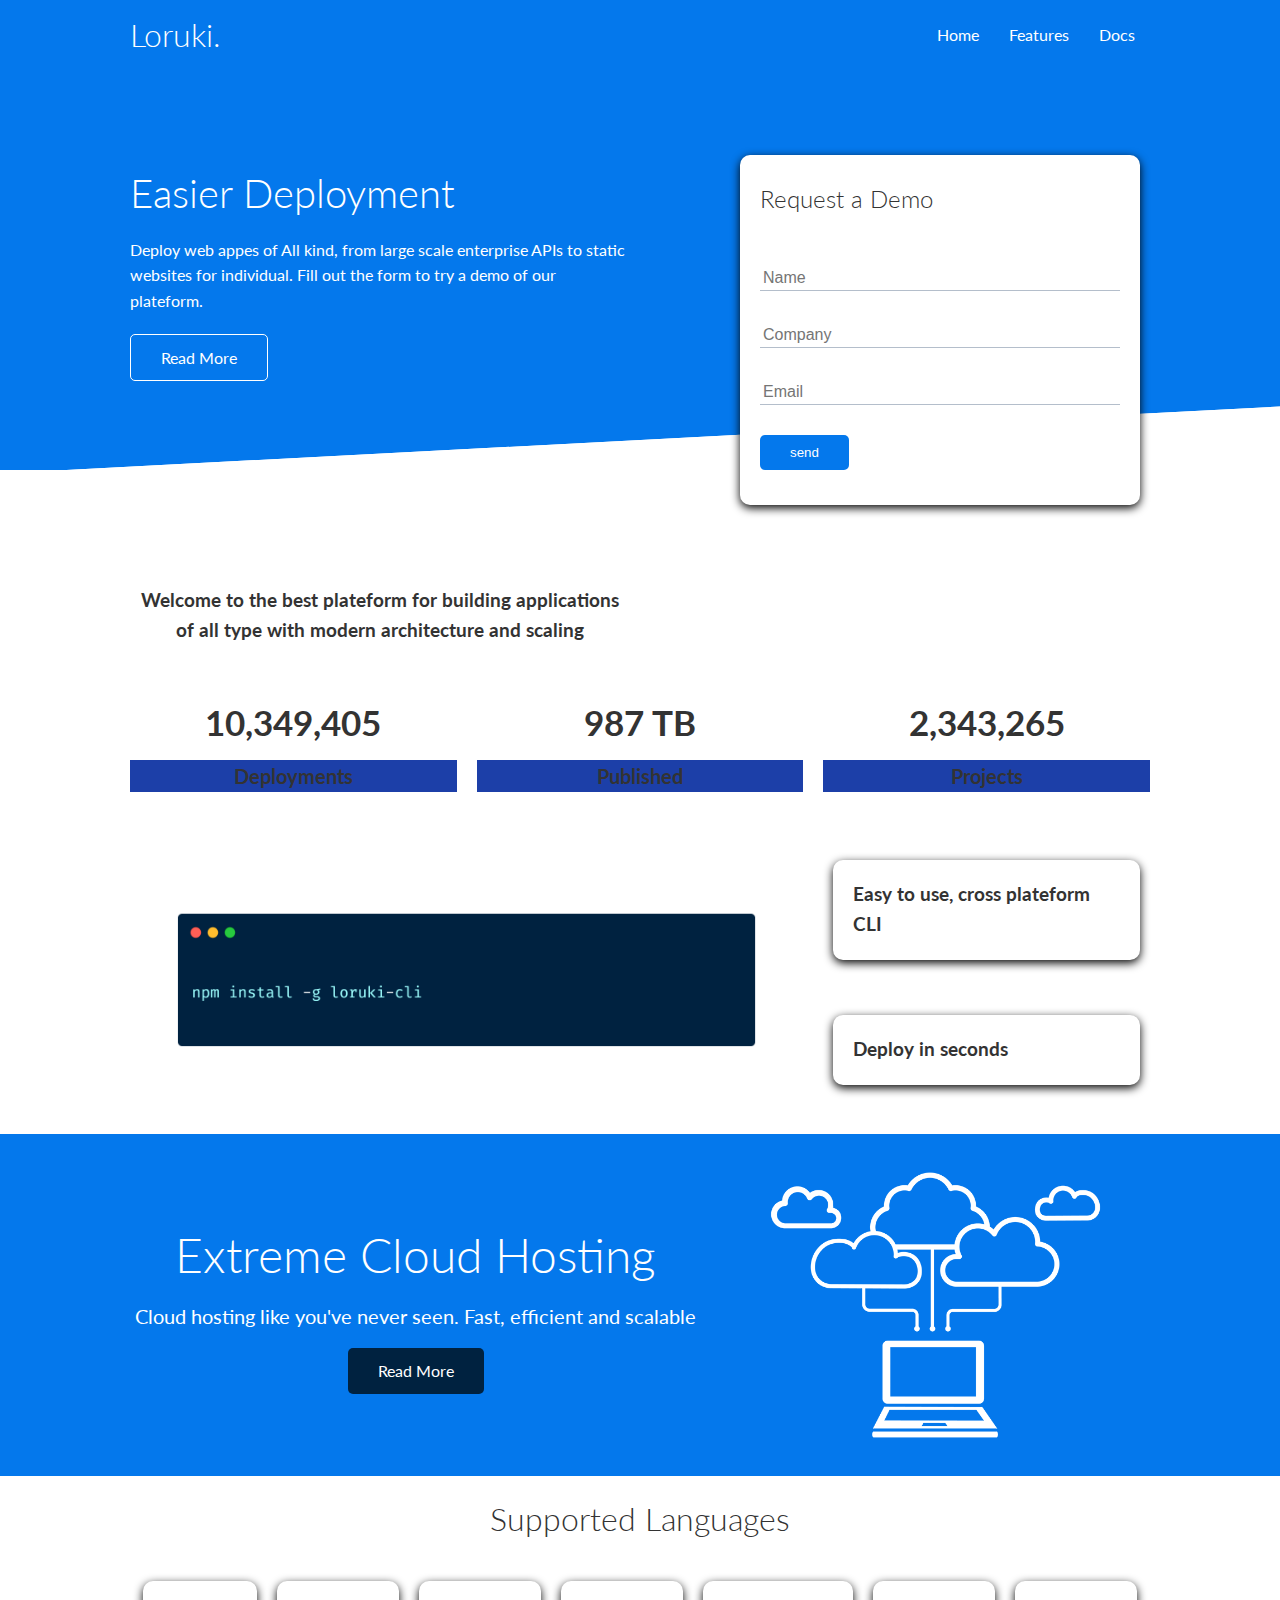
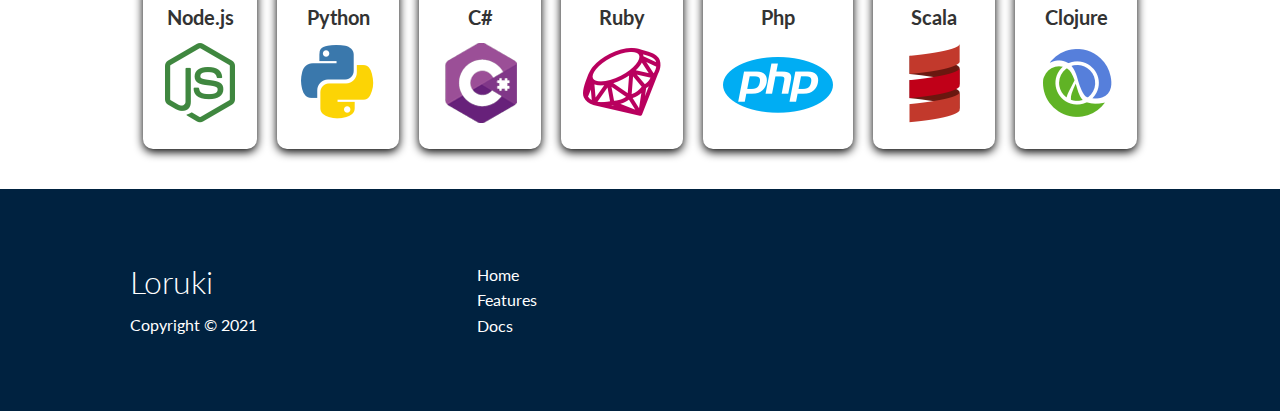
<file: index.html>
<!DOCTYPE html>
<html lang="en">
<head>
    <meta charset="UTF-8">
    <meta http-equiv="X-UA-Compatible" content="IE=edge">
    <meta name="viewport" content="width=device-width, initial-scale=1.0">
    <link rel="stylesheet" href="style.css">
    <link rel="stylesheet" href="utilities.css">
    <link rel="stylesheet" href="https://cdnjs.cloudflare.com/ajax/libs/font-awesome/5.15.2/css/all.min.css" integrity="sha512-HK5fgLBL+xu6dm/Ii3z4xhlSUyZgTT9tuc/hSrtw6uzJOvgRr2a9jyxxT1ely+B+xFAmJKVSTbpM/CuL7qxO8w==" crossorigin="anonymous" />
    <title>Loruki | Cloud Hosting for Everyone</title>
</head>
<body>
    <!-- Nav-bar -->
   <div class="navbar">
       <div class="container flex">
           <h1 class="logo">Loruki.</h1>
           <nav>
               <ul>
                   <li><a href="index.html">Home</a></li>
                   <li><a href="features.html">Features</a></li>
                   <li><a href="docs.html">Docs</a></li>
                </ul>
           </nav>
       </div>
   </div>

   <!-- Showcase -->

   <section class="showcase">  
        <div class="container grid">
            <div class="showcase-text">
                <h1>Easier Deployment</h1>
                <p>Deploy web appes of All kind, from large scale enterprise APIs to static websites for individual.
                    Fill out the form to try a demo of our plateform.
                </p>
                <a href="features.html" class="btn btn-outline">Read More</a>
            </div>

            <div class="showcase-form card">
                <h2>Request a Demo</h2>
                <form name="contact" method="POST" netlify-honeypot="bot-field" data-netlify="true">
                    <input type="hidden" name="form-name" value="contact">
                    <p class="hidden">
                        <label>Don't fill this out if you're human: <input name="bot-field"></label>
                    </p>
                    <div class="form-control">
                        <input type="text" name="name" placeholder="Name" required>
                    </div>
                    <div class="form-control">
                        <input type="text" name="company" placeholder="Company" required>
                    </div>
                    <div class="form-control">
                        <input type="email" name="email" placeholder="Email" required>
                    </div>
                    <input type="submit" value="send" class="btn btn-primary">
                </form>
            </div>
        </div>
   </section>

   <!-- Stats -->
   <section class="stats">
       <div class="container">
           <h3 class="stats-heading text-center my-1">
                Welcome to the best plateform for building applications of all type with modern architecture and scaling
            </h3>

            <div class="grid grid-3 text-center my-4">
                <div>
                    <i class="fas fa-server fa-3x"></i>
                        <h3>10,349,405</h3>
                        <p class="text-secondary">Deployments</p>
                    </i>
                </div>
                <div>
                    <i class="fas fa-upload fa-3x"></i>
                        <h3>987 TB</h3>
                        <p class="text-secondary">Published</p>
                </div>
                <div>
                    <i class="fas fa-project-diagram fa-3x"> </i>
                        <h3>2,343,265</h3>
                        <p class="text-secondary">Projects</p>
                </div>
            </div>
       </div>
   </section>

   <section class="cli">
        <div class="container grid">
            <img src="./images/cli.png" alt="">
            <div class="card">
                <h3>Easy to use, cross plateform CLI</h3>
            </div>
            <div class="card">
                <h3>Deploy in seconds</h3>
            </div>
        </div>
   </section>

   <!-- Cloud -->
   <section class="cloud bg-primary my-2 py-2">
       <div class="container grid">
           <div class="text-center">
               <h2 class="lg">Extreme Cloud Hosting</h2>
               <p class="lead my-1">Cloud hosting like you've never seen. Fast, efficient and scalable</p>
               <a href="features.html" class="btn btn-dark">Read More</a>
           </div>
           <img src="/images/cloud.png" alt="">
       </div>
   </section>

   <!-- Languages -->
   <section class="languages">
       <h2 class="md text-center my-2">
           Supported Languages
       </h2>
       <div class="container flex">
           <div class="card">
               <h4>Node.js</h4>
               <img src="/images/logos/node.png" alt="">
           </div>
           <div class="card">
               <h4>Python</h4>
               <img src="/images/logos/python.png" alt="">
           </div>
           <div class="card">
               <h4>C#</h4>
               <img src="/images/logos/csharp.png" alt="">
           </div>
           <div class="card">
               <h4>Ruby</h4>
               <img src="/images/logos/ruby.png" alt="">
           </div>
           <div class="card">
               <h4>Php</h4>
               <img src="/images/logos/php.png" alt="">
           </div>
           <div class="card">
               <h4>Scala</h4>
               <img src="/images/logos/scala.png" alt="">
           </div>
           <div class="card">
               <h4>Clojure</h4>
               <img src="/images/logos/clojure.png" alt="">
           </div>
       </div>
   </section>

   <!-- Footer -->
   <footer class="footer bg-dark py-5">
        <div class="container grid grid-3">
            <div>
                <h1>Loruki</h1>
                <p>Copyright &copy; 2021</p>
            </div>
            <nav>
                <ul>
                    <li><a href="index.html">Home</a></li>
                    <li><a href="features.html">Features</a></li>
                    <li><a href="docs.html">Docs</a></li>
                </ul>
            </nav>

            <div class="socail">
                <a href="#"><i class="fab fa-github fa-2x"></i></a>
                <a href="#"><i class="fab fa-facebook fa-2x"></i></a>
                <a href="#"><i class="fab fa-instagram fa-2x"></i></a>
                <a href="#"><i class="fab fa-twitter fa-2x"></i></a>
            </div>
        </div>
   </footer>
</body>
</html>
</file>
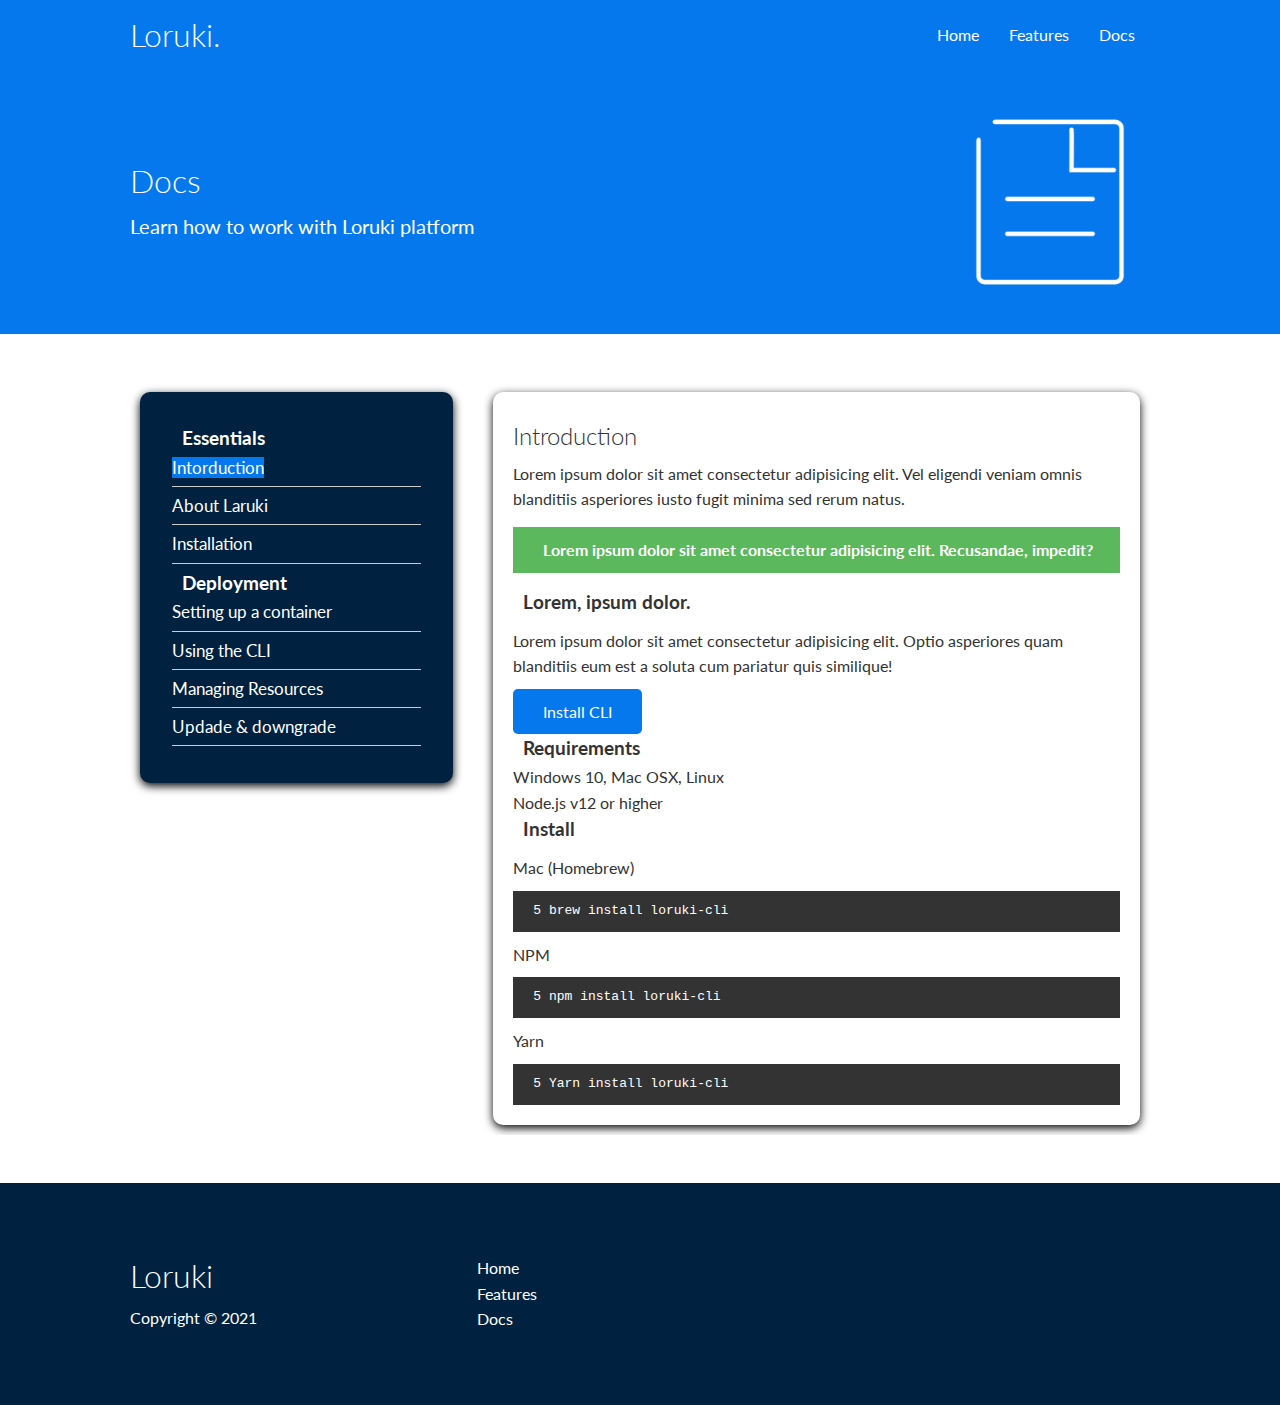
<file: docs.html>
<!DOCTYPE html>
<html lang="en">
<head>
    <meta charset="UTF-8">
    <meta http-equiv="X-UA-Compatible" content="IE=edge">
    <meta name="viewport" content="width=device-width, initial-scale=1.0">
    <link rel="stylesheet" href="style.css">
    <link rel="stylesheet" href="utilities.css">
    <link rel="stylesheet" href="https://cdnjs.cloudflare.com/ajax/libs/font-awesome/5.15.2/css/all.min.css" integrity="sha512-HK5fgLBL+xu6dm/Ii3z4xhlSUyZgTT9tuc/hSrtw6uzJOvgRr2a9jyxxT1ely+B+xFAmJKVSTbpM/CuL7qxO8w==" crossorigin="anonymous" />
    <title>Loruki | Cloud Hosting for Everyone</title>
</head>
<body>
    <!-- Nav-bar -->
   <div class="navbar">
       <div class="container flex">
           <h1 class="logo">Loruki.</h1>
           <nav>
               <ul>
                <li><a href="index.html">Home</a></li>
                <li><a href="features.html">Features</a></li>
                <li><a href="docs.html">Docs</a></li>
                </ul>
           </nav>
       </div>
   </div>

   <!-- Head -->
   <section class="docs-head bg-primary py-3">
       <div class="container grid">
           <div>
               <h1 class="xl">Docs</h1>
               <p class="lead">
                   Learn how to work with Loruki platform
               </p>
           </div>
           <img src="/images/docs.png" alt="">
       </div>
   </section>

   <!-- Docs Main -->
   <section class="docs-main my-4">
       <div class="container grid">
            <div class="card bg-dark p-3">
                <h3 class="my-2">Essentials</h3>
                <nav>
                    <ul>
                        <li><a class="text-primary" href="#">Intorduction</a></li>
                        <li><a href="#">About Laruki</a></li>
                        <li><a href="#">Installation</a></li>
                    </ul>
                </nav>
                <h3 class="my-2">Deployment</h3>
                <nav>
                    <ul>
                        <li><a href="#">Setting up a container</a></li>
                        <li><a href="#">Using the CLI</a></li>
                        <li><a href="#">Managing Resources</a></li>
                        <li><a href="#">Updade & downgrade</a></li>
                    </ul>
                </nav>
            </div>

            <div class="card">
                <h2>Introduction</h2>
                <p>Lorem ipsum dolor sit amet consectetur adipisicing elit. Vel eligendi veniam omnis blanditiis asperiores iusto fugit minima sed rerum natus.</p>
                <div class="alert alert-success">
                    <i class="fas fa-info"></i>
                    Lorem ipsum dolor sit amet consectetur adipisicing elit. Recusandae, impedit?
                </div>

                <h3>Lorem, ipsum dolor.</h3>
                <p>Lorem ipsum dolor sit amet consectetur adipisicing elit. Optio asperiores quam blanditiis eum est a soluta cum pariatur quis similique!</p>
                <a href="" class="btn btn-primary">Install CLI</a>

                <h3>Requirements</h3>
                <ul>
                    <li>Windows 10, Mac OSX, Linux</li>
                    <li>Node.js v12 or higher</li>
                </ul>

                <h3>Install</h3>
                <p>Mac (Homebrew)</p>
                <pre><code>5 brew install loruki-cli</code></pre>
                <p>NPM</p>
                <pre><code>5 npm install loruki-cli</code></pre>
                <p>Yarn</p>
                <pre><code>5 Yarn install loruki-cli</code></pre>


            </div>
       </div>
   </section>

   <!-- Footer -->
   <footer class="footer bg-dark py-5">
        <div class="container grid grid-3">
            <div>
                <h1>Loruki</h1>
                <p>Copyright &copy; 2021</p>
            </div>
            <nav>
                <ul>
                    <li><a href="index.html">Home</a></li>
                   <li><a href="features.html">Features</a></li>
                   <li><a href="docs.html">Docs</a></li>
                </ul>
            </nav>

            <div class="socail">
                <a href="#"><i class="fab fa-github fa-2x"></i></a>
                <a href="#"><i class="fab fa-facebook fa-2x"></i></a>
                <a href="#"><i class="fab fa-instagram fa-2x"></i></a>
                <a href="#"><i class="fab fa-twitter fa-2x"></i></a>
            </div>
        </div>
   </footer>
</body>
</html>
</file>
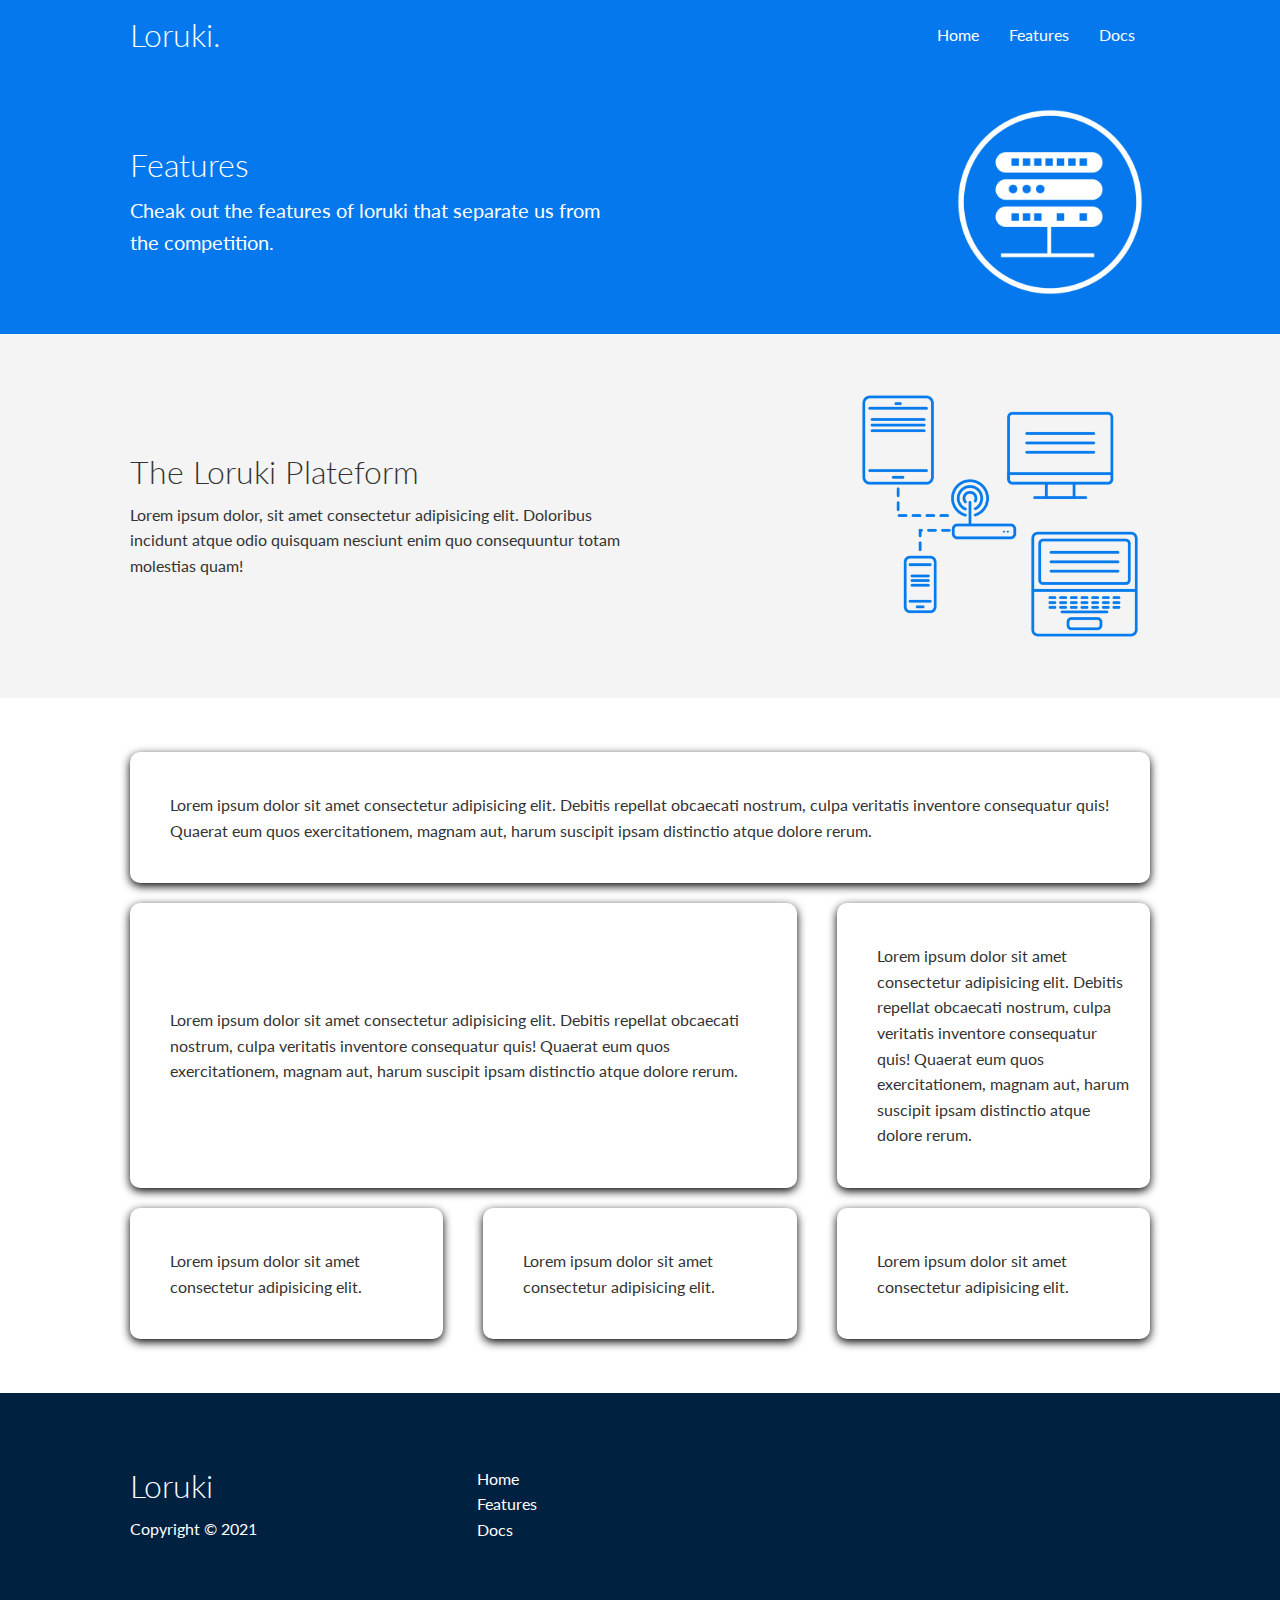
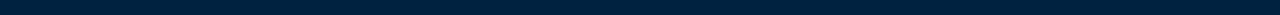
<file: features.html>
<!DOCTYPE html>
<html lang="en">
<head>
    <meta charset="UTF-8">
    <meta http-equiv="X-UA-Compatible" content="IE=edge">
    <meta name="viewport" content="width=device-width, initial-scale=1.0">
    <link rel="stylesheet" href="style.css">
    <link rel="stylesheet" href="utilities.css">
    <link rel="stylesheet" href="https://cdnjs.cloudflare.com/ajax/libs/font-awesome/5.15.2/css/all.min.css" integrity="sha512-HK5fgLBL+xu6dm/Ii3z4xhlSUyZgTT9tuc/hSrtw6uzJOvgRr2a9jyxxT1ely+B+xFAmJKVSTbpM/CuL7qxO8w==" crossorigin="anonymous" />
    <title>Loruki | Cloud Hosting for Everyone</title>
</head>
<body>
    <!-- Nav-bar -->
   <div class="navbar">
       <div class="container flex">
           <h1 class="logo">Loruki.</h1>
           <nav>
               <ul>
                <li><a href="index.html">Home</a></li>
                <li><a href="features.html">Features</a></li>
                <li><a href="docs.html">Docs</a></li>
                </ul>
           </nav>
       </div>
   </div>

   <!-- Head -->
   <section class="features-head bg-primary py-3">
       <div class="container grid">
           <div>
               <h1 class="xl">Features</h1>
               <p class="lead">
                   Cheak out the features of loruki that separate us from the competition.
               </p>
           </div>
           <img src="/images/server.png" alt="">
       </div>
   </section>

   <!-- Sub-Head -->
   <div class="section features-sub-head bg-light py-3">
    <div class="container grid">
        <div>
            <h1 class="ml">The Loruki Plateform</h1>
            <p>
                Lorem ipsum dolor, sit amet consectetur adipisicing elit. Doloribus incidunt atque odio quisquam nesciunt enim quo consequuntur totam molestias quam!
            </p>
        </div>
        <img src="/images/server2.png" alt="">
    </div>
   </div>

   <section class="features-main my-2">
        <div class="container grid grid-3">
            <div class="card flex">
                <i class="fas fa-server fa-3x"></i>
                <p>Lorem ipsum dolor sit amet consectetur adipisicing elit. Debitis repellat obcaecati nostrum, culpa veritatis inventore consequatur quis! Quaerat eum quos exercitationem, magnam aut, harum suscipit ipsam distinctio atque dolore rerum.</p>
            </div>
            <div class="card flex">
                <i class="fas fa-network-wired fa-3x"></i>
                <p>Lorem ipsum dolor sit amet consectetur adipisicing elit. Debitis repellat obcaecati nostrum, culpa veritatis inventore consequatur quis! Quaerat eum quos exercitationem, magnam aut, harum suscipit ipsam distinctio atque dolore rerum.</p>
            </div>
            <div class="card flex">
                <i class="fas fa-laptop-code fa-3x"></i>
                <p>Lorem ipsum dolor sit amet consectetur adipisicing elit. Debitis repellat obcaecati nostrum, culpa veritatis inventore consequatur quis! Quaerat eum quos exercitationem, magnam aut, harum suscipit ipsam distinctio atque dolore rerum.</p>
            </div>
            <div class="card flex">
                <i class="fas fa-database fa-3x"></i>
                <p>Lorem ipsum dolor sit amet consectetur adipisicing elit. </p>
            </div>
            <div class="card flex">
                <i class="fas fa-power-off fa-3x"></i>
                <p>Lorem ipsum dolor sit amet consectetur adipisicing elit. </p>
            </div>
            <div class="card flex">
                <i class="fas fa-upload fa-3x"></i>
                <p>Lorem ipsum dolor sit amet consectetur adipisicing elit. </p>
            </div>
        </div>
   </section>


   <!-- Footer -->
   <footer class="footer bg-dark py-5">
        <div class="container grid grid-3">
            <div>
                <h1>Loruki</h1>
                <p>Copyright &copy; 2021</p>
            </div>
            <nav>
                <ul>
                    <li><a href="index.html">Home</a></li>
                   <li><a href="features.html">Features</a></li>
                   <li><a href="docs.html">Docs</a></li>
                </ul>
            </nav>

            <div class="socail">
                <a href="#"><i class="fab fa-github fa-2x"></i></a>
                <a href="#"><i class="fab fa-facebook fa-2x"></i></a>
                <a href="#"><i class="fab fa-instagram fa-2x"></i></a>
                <a href="#"><i class="fab fa-twitter fa-2x"></i></a>
            </div>
        </div>
   </footer>
</body>
</html>
</file>
<file: style.css>
@import url("https://fonts.googleapis.com/css2?family=Lato:wght@300&display=swap");

:root {
  --primary-color: hsl(210, 97%, 47%);
  --secondary-color: #1c3fa8;
  --dark-color: #002240;
  --light-color: #f4f4f4;
  --success-color: #5cb85c;
  --error-color: #d9534f;
}

* {
  box-sizing: border-box;
  padding: 0;
  margin: 0;
}

body {
  font-family: "lato", sans-serif;
  color: #333;
  line-height: 1.6;
}

ul {
  list-style-type: none;
}

a {
  text-decoration: none;
  color: #333;
}

h1,
h2 {
  font-weight: 300;
  line-height: 1.2;
  margin: 10px 0;
}

p {
  margin: 10px 0;
}

img {
  width: 100%;
}

code,
pre {
  background: #333;
  color: #fff;
  padding: 10px;
}

.hidden {
  visibility: hidden;
  height: 0;
}

/* Nav_bar */
.navbar {
  background-color: var(--primary-color);
  color: #fff;
  height: 70px;
}

.navbar ul {
  display: flex;
}

.navbar a {
  color: #fff;
  padding: 10px;
  margin: 0 5px;
}

.navbar a:hover {
  border-bottom: 2px #fff solid;
}

.navbar .flex {
  justify-content: space-between;
}

/* Showcase */
.showcase {
  height: 400px;
  background-color: var(--primary-color);
  color: #fff;
  position: relative;
}

.showcase h1 {
  font-size: 40px;
}

.showcase p {
  margin: 20px 0;
}

.showcase .grid {
  overflow: visible;
  grid-template: 55% 45%;
  gap: 30px;
}

.showcase-text {
  animation: slideInFromLeft 1s ease-in;
}

.showcase-form {
  position: relative;
  top: 60px;
  height: 350px;
  width: 400px;
  padding: 40px;
  z-index: 100;
  justify-self: flex-end;
  animation: slideInFromRight 1s ease-in;
}

.showcase-form .form-control {
  margin: 30px 0;
}

.showcase-form input[type="text"],
.showcase-form input[type="email"] {
  border: 0;
  border-bottom: 1px solid #b4becb;
  width: 100%;
  padding: 3px;
  font-size: 16px;
}

.showcase-form input:focus {
  outline: none;
}

.showcase::before,
.showcase::after {
  content: "";
  position: absolute;
  height: 100px;
  bottom: -70px;
  right: 0;
  left: 0;
  background: #fff;
  transform: skewY(-3deg);
  -webkit-transform: skewY(-3deg);
  -moz-transform: skewY(-3deg);
  -ms-transform: skewY(-3deg);
}

/* Stats */
.stats {
  padding-top: 100px;
  animation: slideInFromBotton 1s ease-in;
}

.stats-heading {
  max-width: 500px;
  margin: auto;
}

.stats .grid h3 {
  font-size: 35px;
}

.stats .grid p {
  font-size: 20px;
  font-weight: bold;
}

/* CLI */

.cli .grid {
  grid-template-columns: repeat(3, 1fr);
  grid-template-rows: repeat(2, 1fr);
}

.cli .grid > *:first-child {
  grid-column: 1 / span 2;
  grid-row: 1 / span 2;
}

/* Cloud */
.cloud .grid {
  grid-template-columns: 4fr 3fr;
}

/* Languages */
.languages .flex {
  flex-wrap: wrap;
}

.languages .card {
  text-align: center;
  margin: 18px 10px 40px;
  transition: transform 0.2s ease-in;
}

.languages .card h4 {
  font-size: 20px;
  margin-bottom: 10px;
}

.languages .card:hover {
  transform: translateY(-15px);
}

/* Features */
.features-head img,
.docs-head img {
  width: 200px;
  justify-self: flex-end;
}

.features-sub-head img {
  width: 300px;
  justify-self: flex-end;
}

.features-main .card > i {
  margin-right: 20px;
}

.features-main .grid {
  padding: 30px;
}

.features-main .grid > *:first-child {
  grid-column: 1 / span 3;
}

.features-main .grid > *:nth-child(2) {
  grid-column: 1 / span 2;
}

/* DOCs */
.docs-main h3 {
  margin: 0 10px;
}

.docs-main .grid {
  grid-template-columns: 1fr 2fr;
  align-items: flex-start;
}

.docs-main nav li {
  font-size: 17px;
  padding-bottom: 5px;
  margin-bottom: 5px;
  border-bottom: 1px #ccc solid;
  color: black;
}

.docs-main a:hover {
  font-weight: bold;
}

/* Footer */

.footer .social a {
  margin: 0 10px;
}

/* Animations */
@keyframes slideInFromLeft {
  0% {
    transform: translateX(-100%);
  }

  100% {
    transform: translateX(0);
  }
}

@keyframes slideInFromRight {
  0% {
    transform: translateY(100%);
  }

  100% {
    transform: translateX(0);
  }
}

@keyframes slideInFromTop {
  0% {
    transform: translateY(-100%);
  }

  100% {
    transform: translateX(0);
  }
}

@keyframes slideInFromBottom {
  0% {
    transform: translateY(100%);
  }

  100% {
    transform: translateX(0);
  }
}

/* Tablets and under */

@media (max-width: 768px) {
  .grid,
  .showcase .grid,
  .stats .grid,
  .cli .grid,
  .cloud .grid,
  .features-main .grid,
  .docs-main .grid {
    grid-template-columns: 1fr;
    grid-template-rows: 1fr;
  }

  .showcase {
    height: auto;
  }

  .showcase-text {
    text-align: center;
    margin-top: 40px;
    animation: slideInFromTop 1s ease-in;
  }

  .showcase-form {
    justify-self: center;
    margin: auto;
    animation: slideInFromBottom 1s ease-in;
  }

  .cli .grid > *:first-child {
    grid-column: 1;
    grid-row: 1;
  }

  .features-head,
  .features-sub-head,
  .docs-head {
    text-align: center;
  }

  .features-head img,
  .features-sub-head img,
  .docs-head img {
    justify-self: center;
  }

  .features-main .grid > *:first-child,
  .features-main .grid > *:nth-child(2) {
    grid-column: 1;
  }
}

/* Mobiles */

@media (max-width: 550px) {
  .navbar {
    height: 110px;
  }

  .navbar .flex {
    flex-direction: column;
  }

  .navbar ul {
    padding: 10px;
    background-color: rgba(0, 0, 0, 1);
  }
}
</file>
<file: utilities.css>
/* Utilities */
.container {
  max-width: 1100px;
  margin: 0 auto;
  overflow: auto;
  padding: 0 40px;
}

.card {
  background-color: #fff;
  color: #333;
  border-radius: 10px;
  box-shadow: 0 3px 10px rgba(0, 0, 0, 2);
  padding: 20px;
  margin: 10px;
}

.btn {
  display: inline-block;
  padding: 10px 30px;
  cursor: pointer;
  background: var(--primary-color);
  color: #fff;
  border: none;
  border-radius: 5px;
}

.btn-outline {
  background-color: transparent;
  border: 1px #fff solid;
}

.btn:hover {
  transform: scale(0.98);
}

/* Background & colored Buttons */

.bg-primary,
.btn-primary {
  background-color: var(--primary-color);
  color: #fff;
}

.bg-secondary,
.btn-secondary {
  background-color: var(--secondary-color);
  color: #fff;
}

.bg-dark,
.btn-dark {
  background-color: var(--dark-color);
  color: #fff;
}

.bg-light,
.btn-light {
  background-color: var(--light-color);
  color: #333;
}

.bg-primary a,
.btn-primary a,
.bg-secondary a,
.btn-secondary a,
.bg-dark a,
.btn-dark a,
.bg-light a,
.btn-light a {
  color: #fff;
}

/* Text Colors */

.text-primary {
  background-color: var(--primary-color);
}

.text-secondary {
  background-color: var(--secondary-color);
}

.text-dark {
  background-color: var(--dark-color);
}

.text-light {
  background-color: var(--light-color);
}

/* Test Sizes */

.lead {
  font-size: 20px;
}

.sm {
  font-size: 1rem;
}

.md {
  font-size: 2rem;
}

.lg {
  font-size: 3rem;
}

xl {
  font-size: 4rem;
}

.text-center {
  text-align: center;
}

/* Alerts */

.alert {
  background-color: var(--light-color);
  padding: 10px 20px;
  font-weight: bold;
  margin: 15px 0;
}

.alert i {
  margin-right: 10px;
}

.alert-success {
  background-color: var(--success-color);
  color: #fff;
}

.alert-error {
  background-color: var(--error-color);
  color: #fff;
}

.flex {
  display: flex;
  justify-content: center;
  align-items: center;
  height: 100%;
}

.grid {
  display: grid;
  grid-template-columns: repeat(2, 1fr);
  gap: 20px;
  justify-content: center;
  align-items: center;
  height: 100%;
}

.grid-3 {
  grid-template-columns: repeat(3, 1fr);
}

/* Margin */

.my-1 {
  margin: 1rem 0;
}

.my-2 {
  margin: 1.5rem 0;
}

.my-3 {
  margin: 2rem 0;
}

.my-4 {
  margin: 3rem 0;
}

.m-1 {
  margin: 1rem;
}

.m-2 {
  margin: 1.5rem;
}

.m-3 {
  margin: 2rem;
}

.m-4 {
  margin: 3rem;
}
.m-5 {
  margin: 4rem;
}

/* Padding */

.py-1 {
  padding: 1rem 0;
}

.py-2 {
  padding: 1.5rem 0;
}

.py-3 {
  padding: 2rem 0;
}

.py-4 {
  padding: 3rem 0;
}
.py-5 {
  padding: 4rem;
}

.p-1 {
  padding: 1rem;
}

.p-2 {
  padding: 1.5rem;
}

.p-3 {
  padding: 2rem;
}

.p-4 {
  padding: 3rem;
}
</file>
